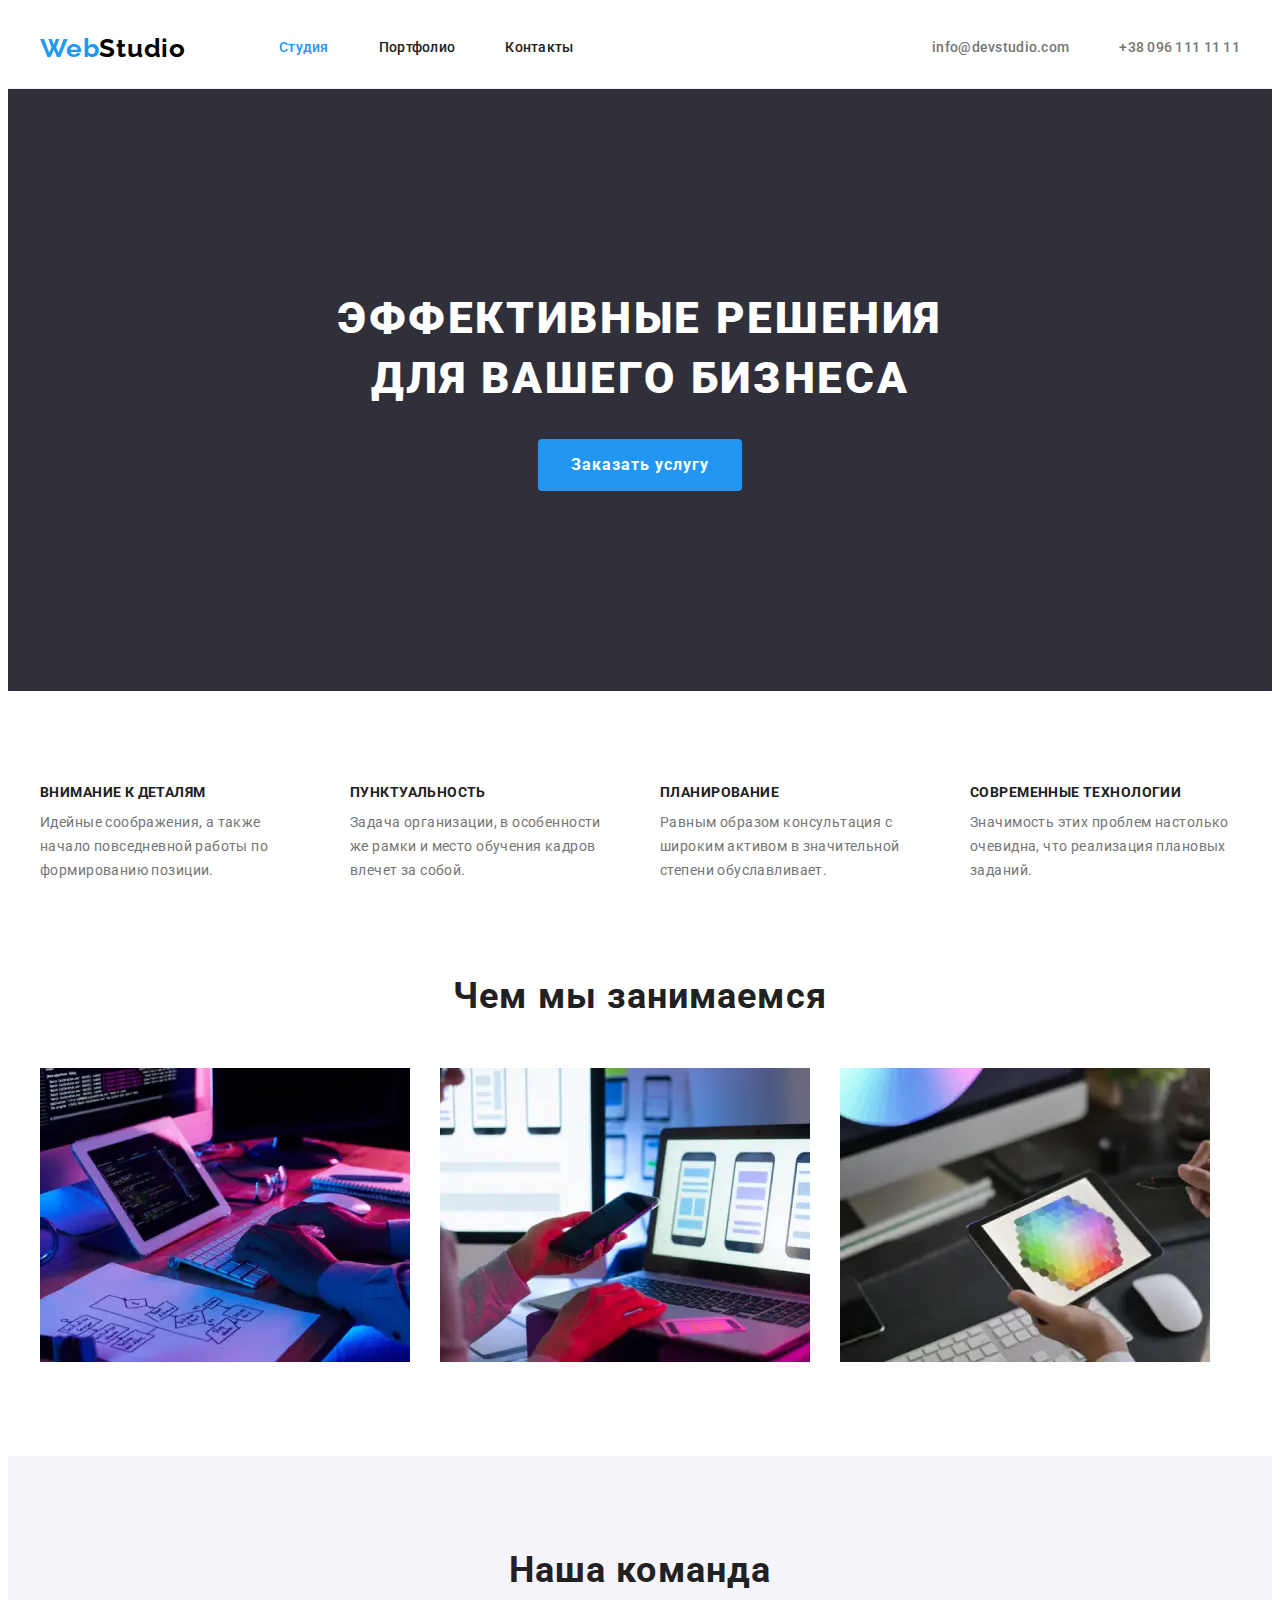
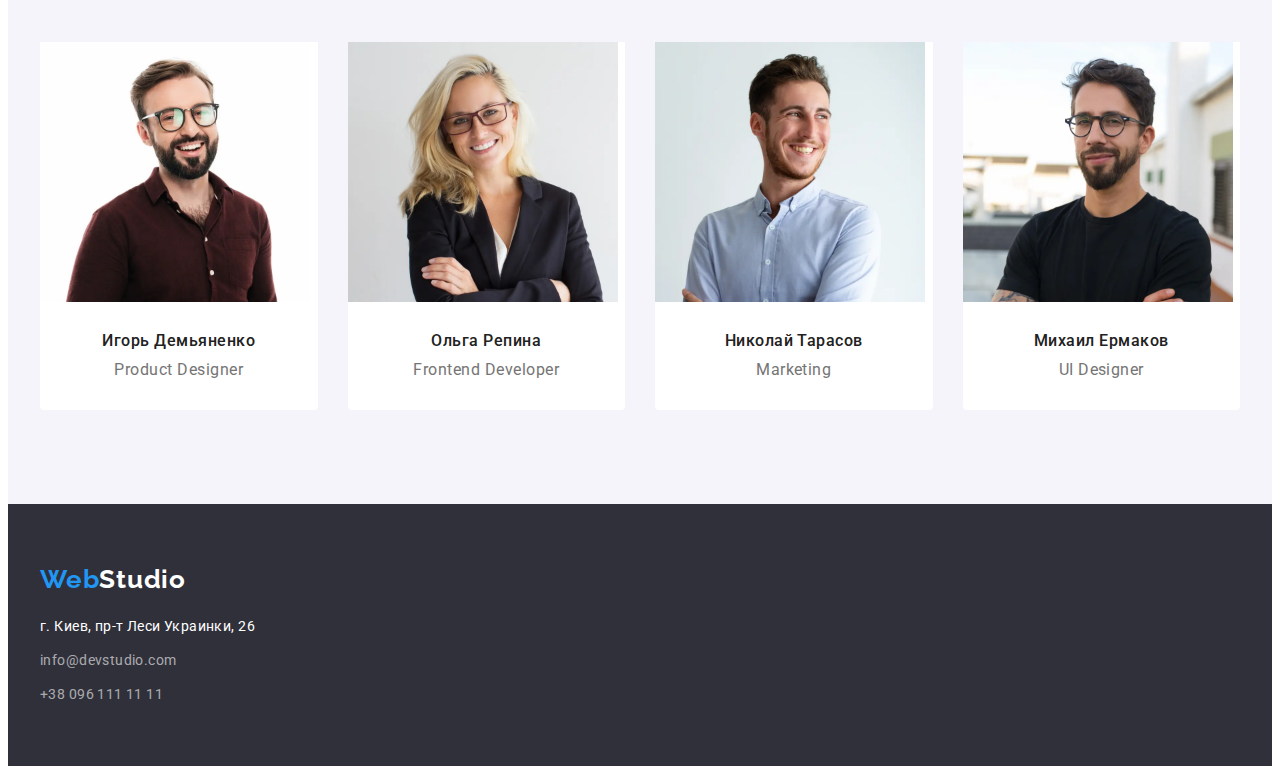
<file: index.html>
<!DOCTYPE html>
<html lang="ru">
  <head>
    <meta charset="UTF-8" />
    <meta http-equiv="X-UA-Compatible" content="IE=edge" />
    <meta name="viewport" content="width=device-width, initial-scale=1.0" />
    <title>Studio</title>
    <link rel="preconnect" href="https://fonts.googleapis.com" />
    <link rel="preconnect" href="https://fonts.gstatic.com" crossorigin />
    <link
      href="https://fonts.googleapis.com/css2?family=Raleway:wght@700&family=Roboto:wght@400;500;700;900&display=swap"
      rel="stylesheet"
    />
    <link
      rel="stylesheet"
      href="https://cdnjs.cloudflare.com/ajax/libs/modern-normalize/1.1.0/modern-normalize.min.css"
      integrity="sha512-wpPYUAdjBVSE4KJnH1VR1HeZfpl1ub8YT/NKx4PuQ5NmX2tKuGu6U/JRp5y+Y8XG2tV+wKQpNHVUX03MfMFn9Q=="
      crossorigin="anonymous"
      referrerpolicy="no-referrer"
    />
    <link rel="stylesheet" href="./css/styles.css" />
  </head>
  <body>
    <!-- Header-->
    <header class="header">
      <div class="container">
        <!--Main Navigation-->
        <nav class="header-nav">
          <a href="./index.html" lang="en" class="header-logo link">
            <span class="logo-accent">Web</span>Studio
          </a>
          <ul class="header-list list">
            <li class="header-item">
              <a href="" class="header-link link active">Студия</a>
            </li>
            <li class="header-item">
              <a href="./portfolio.html" class="header-link link">Портфолио</a>
            </li>
            <li class="header-item">
              <a href="" class="header-link link"> Контакты</a>
            </li>
          </ul>
        </nav>
        <!-- Header Contacts-->
        <ul class="header-contacts-list list">
          <li class="header-item">
            <a href="mailto:info@devstudio.com" class="header-email link">info@devstudio.com</a>
          </li>
          <li class="header-item">
            <a href="tel:+380961111111" class="header-tel link">+38 096 111 11 11</a>
          </li>
        </ul>
      </div>
    </header>
    <!-- Main Content-->
    <main>
      <!-- Hero-->
      <section class="hero">
        <div class="container">
          <h1 class="hero-title">Эффективные решения для вашего бизнеса</h1>
          <button type="button" class="hero-btn">Заказать услугу</button>
        </div>
      </section>
      <!-- Features-->
      <section class="features">
        <div class="container">
          <h2 class="features-title visually-hidden">Наши особенности</h2>
          <ul class="features-list list">
            <li class="features-item">
              <h3 class="features-subtitle">Внимание к деталям</h3>
              <p class="features-text">
                Идейные соображения, а также начало повседневной работы по формированию позиции.
              </p>
            </li>
            <li class="features-item">
              <h3 class="features-subtitle">Пунктуальность</h3>
              <p class="features-text">
                Задача организации, в особенности же рамки и место обучения кадров влечет за собой.
              </p>
            </li>
            <li class="features-item">
              <h3 class="features-subtitle">Планирование</h3>
              <p class="features-text">
                Равным образом консультация с широким активом в значительной степени обуславливает.
              </p>
            </li>
            <li class="features-item">
              <h3 class="features-subtitle">Современные технологии</h3>
              <p class="features-text">
                Значимость этих проблем настолько очевидна, что реализация плановых заданий.
              </p>
            </li>
          </ul>
        </div>
      </section>
      <!-- PRODUCTS -->
      <section class="products">
        <div class="container">
          <h2 class="products-title">Чем мы занимаемся</h2>
          <ul class="products-list list">
            <li class="products-item">
              <a href="" class="products-link"
                ><img src="./images/box1.webp" alt="Десктопные приложения" width="370"
              /></a>
            </li>
            <li class="products-item">
              <a href="" class="products-link"
                ><img src="./images/box2.webp" alt="Мобильные приложения" width="370"
              /></a>
            </li>
            <li class="products-item">
              <a href="" class="products-link"
                ><img src="./images/box3.webp" alt="Дизайнерские решения" width="370"
              /></a>
            </li>
          </ul>
        </div>
      </section>
      <!--  Our team-->
      <section class="team">
        <div class="container">
          <h2 class="team-title">Наша команда</h2>
          <ul class="team-list list">
            <li class="team-item">
              <img
                src="./images/photo1.webp"
                alt="Игорь Демьяненко - разработчик продукта"
                width="270"
              />
              <div class="team-title-wrap">
                <h3 class="team-subtitle">Игорь Демьяненко</h3>
                <p lang="en" class="team-text">Product Designer</p>
              </div>
            </li>
            <li class="team-item">
              <img
                src="./images/photo2.webp"
                alt="Ольга Репина - фронтенд разработчик"
                width="270"
              />
              <div class="team-title-wrap">
                <h3 class="team-subtitle">Ольга Репина</h3>
                <p lang="en" class="team-text">Frontend Developer</p>
              </div>
            </li>
            <li class="team-item">
              <img
                src="./images/photo3.webp"
                alt="Николай Тарасов - маркетинг менеджер"
                width="270"
              />
              <div class="team-title-wrap">
                <h3 class="team-subtitle">Николай Тарасов</h3>
                <p lang="en" class="team-text">Marketing</p>
              </div>
            </li>
            <li class="team-item">
              <img
                src="./images/photo4.webp"
                alt="Михаил Ермаков - разработчик интерфейса"
                width="270"
              />
              <div class="team-title-wrap">
                <h3 class="team-subtitle">Михаил Ермаков</h3>
                <p lang="en" class="team-text">UI Designer</p>
              </div>
            </li>
          </ul>
        </div>
      </section>
    </main>
    <!--Footer-->
    <footer class="footer">
      <div class="container">
        <a href="./index.html" lang="en" class="footer-logo link">
          <span class="logo-accent">Web</span>Studio
        </a>
        <address class="address">
          <ul class="footer-list list">
            <li class="footer-item">
              <a href="" class="footer-address link"> г. Киев, пр-т Леси Украинки, 26</a>
            </li>
            <li class="footer-item">
              <a href="mailto:info@devstudio.com" class="footer-email link">info@devstudio.com</a>
            </li>
            <li class="footer-item">
              <a href="tel:+380961111111" class="footer-tel link">+38 096 111 11 11</a>
            </li>
          </ul>
        </address>
      </div>
    </footer>
  </body>
</html>
</file>
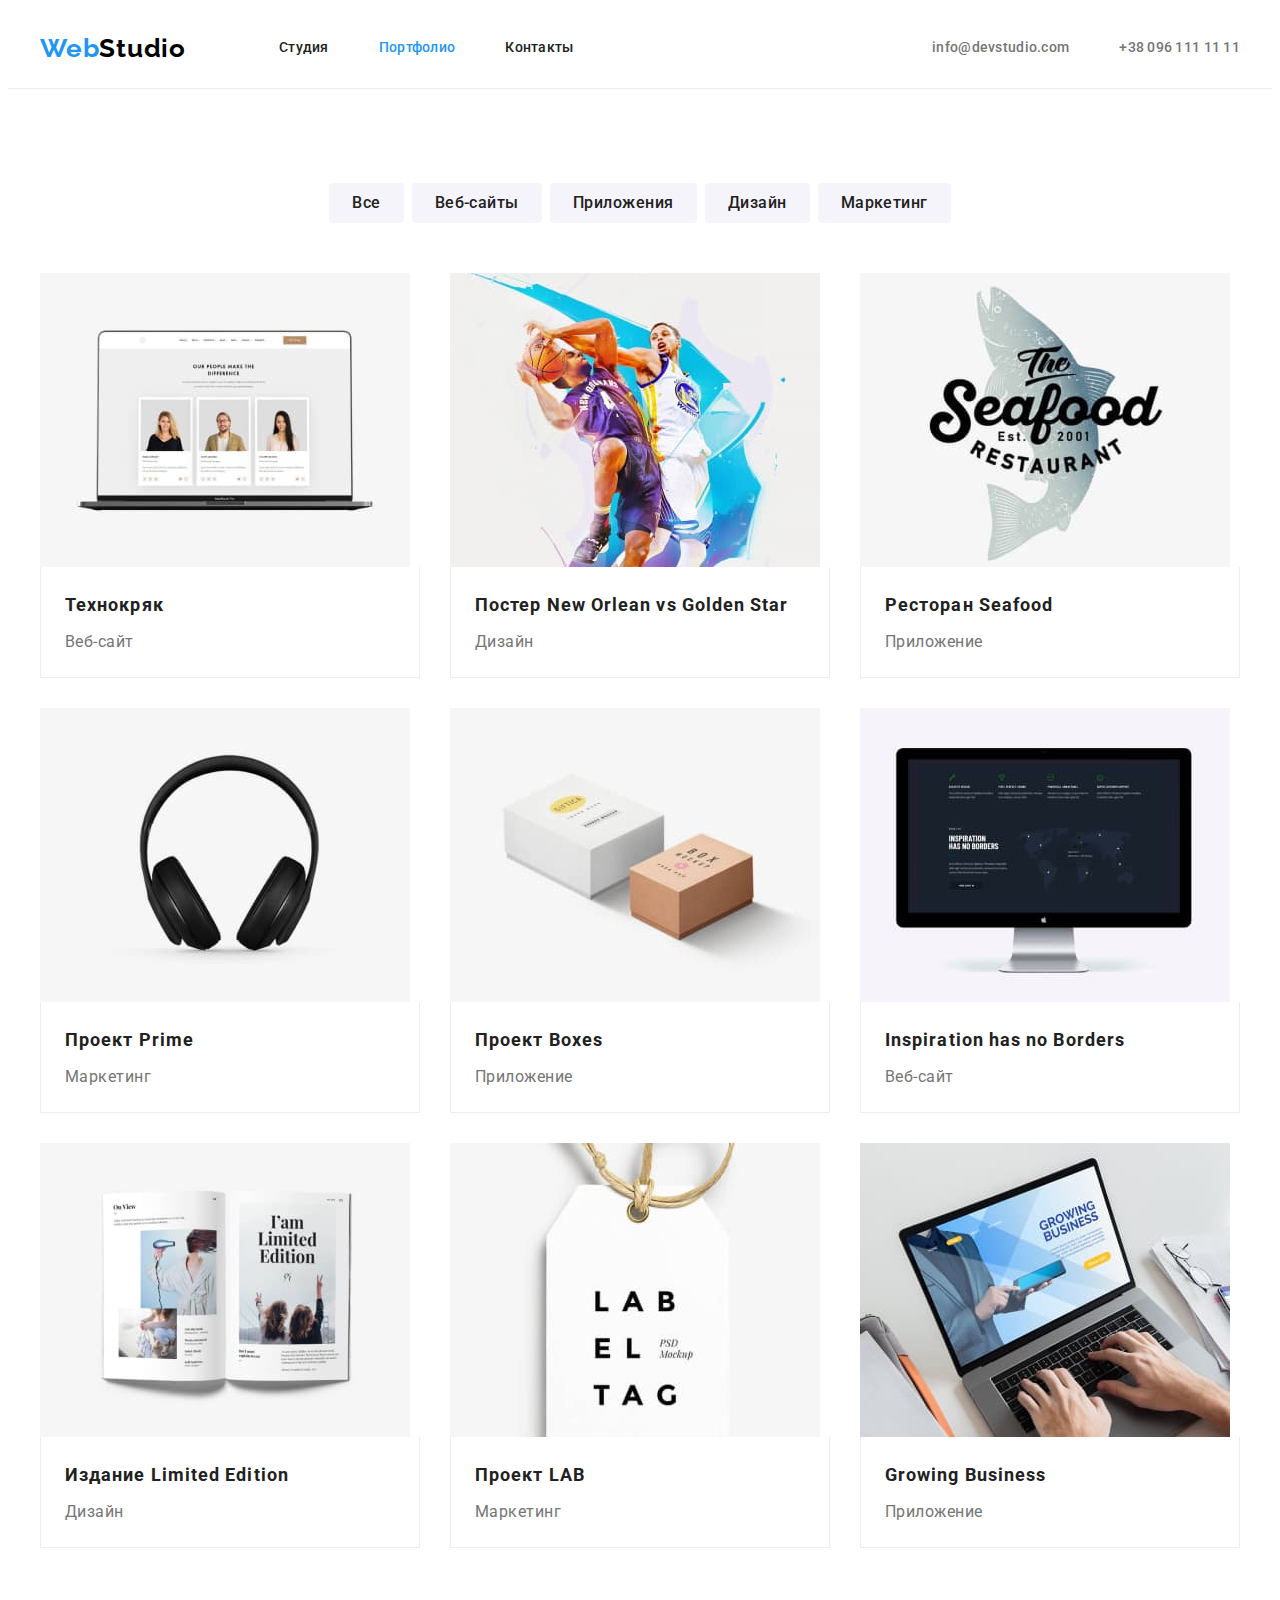
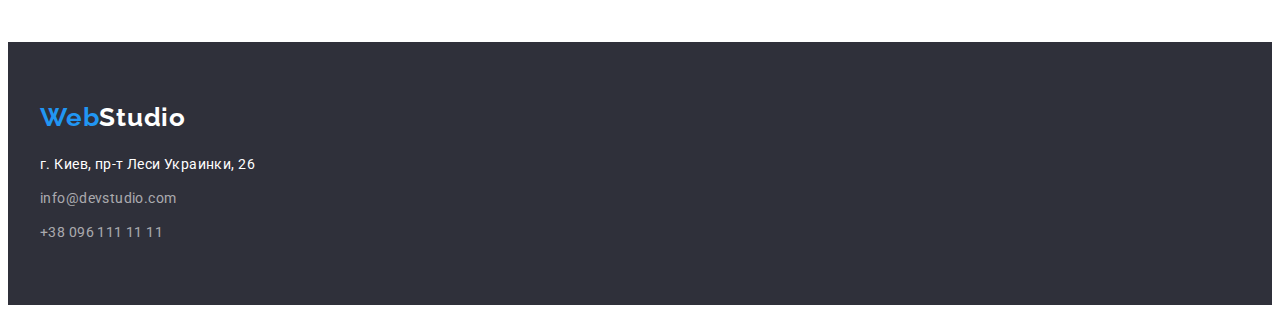
<file: portfolio.html>
<!DOCTYPE html>
<html lang="ru">
  <head>
    <meta charset="UTF-8" />
    <meta http-equiv="X-UA-Compatible" content="IE=edge" />
    <meta name="viewport" content="width=device-width, initial-scale=1.0" />
    <title>Portfolio</title>
    <link rel="preconnect" href="https://fonts.googleapis.com" />
    <link rel="preconnect" href="https://fonts.gstatic.com" crossorigin />
    <link
      href="https://fonts.googleapis.com/css2?family=Raleway:wght@700&family=Roboto:wght@400;500;700;900&display=swap"
      rel="stylesheet"
    />
    <link
      rel="stylesheet"
      href="https://cdnjs.cloudflare.com/ajax/libs/modern-normalize/1.1.0/modern-normalize.min.css"
      integrity="sha512-wpPYUAdjBVSE4KJnH1VR1HeZfpl1ub8YT/NKx4PuQ5NmX2tKuGu6U/JRp5y+Y8XG2tV+wKQpNHVUX03MfMFn9Q=="
      crossorigin="anonymous"
      referrerpolicy="no-referrer"
    />
    <link rel="stylesheet" href="./css/styles.css" />
  </head>
  <body>
    <!-- Header-->
    <header class="header">
      <div class="container">
        <!--Main Navigation-->
        <nav class="header-nav">
          <a href="./index.html" lang="en" class="header-logo link">
            <span class="logo-accent">Web</span>Studio
          </a>
          <ul class="header-list list">
            <li class="header-item">
              <a href="./index.html" class="header-link link">Студия</a>
            </li>
            <li class="header-item">
              <a href="" class="header-link link active">Портфолио</a>
            </li>
            <li class="header-item">
              <a href="" class="header-link link"> Контакты</a>
            </li>
          </ul>
        </nav>
        <!-- Header Contacts-->
        <ul class="header-contacts-list list">
          <li class="header-item">
            <a href="mailto:info@devstudio.com" class="header-email link">info@devstudio.com</a>
          </li>
          <li class="header-item">
            <a href="tel:+380961111111" class="header-tel link">+38 096 111 11 11</a>
          </li>
        </ul>
      </div>
    </header>
    <!-- Main Content-->
    <main>
      <section class="portfolio">
        <div class="container">
          <h2 class="visually-hidden">Портфолио</h2>
          <ul class="portfolio-nav list">
            <li class="portfolio-item">
              <button type="button" class="portfolio-btn">Все</button>
            </li>
            <li class="portfolio-item">
              <button type="button" class="portfolio-btn">Веб-сайты</button>
            </li>
            <li class="portfolio-item">
              <button type="button" class="portfolio-btn">Приложения</button>
            </li>
            <li class="portfolio-item">
              <button type="button" class="portfolio-btn">Дизайн</button>
            </li>
            <li class="portfolio-item">
              <button type="button" class="portfolio-btn">Маркетинг</button>
            </li>
          </ul>
          <ul class="portfolio-list list">
            <li class="portfolio-item">
              <img src="./images/technocrack.jpg" alt="Веб-сайт Технокряк" width="370" />
              <div class="portfolio-title-wrap">
                <h3 class="portfolio-subtitle">Технокряк</h3>
                <p class="portfolio-text">Веб-сайт</p>
              </div>
            </li>
            <li class="portfolio-item">
              <img src="./images/novsgs.jpg" alt="Постер New Orlean vs Golden Star" width="370" />
              <div class="portfolio-title-wrap">
                <h3 class="portfolio-subtitle">
                  Постер <span lang="en">New Orlean vs Golden Star</span>
                </h3>
                <p class="portfolio-text">Дизайн</p>
              </div>
            </li>
            <li class="portfolio-item">
              <img src="./images/seafood.jpg" alt="Ресторан Seafood" width="370" />
              <div class="portfolio-title-wrap">
                <h3 class="portfolio-subtitle">Ресторан <span lang="en">Seafood</span></h3>
                <p class="portfolio-text">Приложение</p>
              </div>
            </li>
            <li class="portfolio-item">
              <img src="./images/prime.jpg" alt="Проект Prime" width="370" />
              <div class="portfolio-title-wrap">
                <h3 class="portfolio-subtitle">Проект <span lang="en">Prime</span></h3>
                <p class="portfolio-text">Маркетинг</p>
              </div>
            </li>
            <li class="portfolio-item">
              <img src="./images/boxes.jpg" alt="Проект Boxes" width="370" />
              <div class="portfolio-title-wrap">
                <h3 class="portfolio-subtitle">Проект <span lang="en">Boxes</span></h3>
                <p class="portfolio-text">Приложение</p>
              </div>
            </li>
            <li class="portfolio-item">
              <img src="./images/inspiration.jpg" alt="Inspiration has no Borders" width="370" />
              <div class="portfolio-title-wrap">
                <h3 class="portfolio-subtitle" lang="en">Inspiration has no Borders</h3>
                <p class="portfolio-text">Веб-сайт</p>
              </div>
            </li>
            <li class="portfolio-item">
              <img src="./images/limited-edition.jpg" alt="Издание Limited Edition" width="370" />
              <div class="portfolio-title-wrap">
                <h3 class="portfolio-subtitle">Издание <span lang="en">Limited Edition</span></h3>
                <p class="portfolio-text">Дизайн</p>
              </div>
            </li>
            <li class="portfolio-item">
              <img src="./images/lab.jpg" alt="Проект LAB" width="370" />
              <div class="portfolio-title-wrap">
                <h3 class="portfolio-subtitle">Проект <span lang="en">LAB</span></h3>
                <p class="portfolio-text">Маркетинг</p>
              </div>
            </li>
            <li class="portfolio-item">
              <img src="./images/growing-business.jpg" alt="Growing Business" width="370" />
              <div class="portfolio-title-wrap">
                <h3 class="portfolio-subtitle" lang="en">Growing Business</h3>
                <p class="portfolio-text">Приложение</p>
              </div>
            </li>
          </ul>
        </div>
      </section>
    </main>
    <!--Footer-->
    <footer class="footer">
      <div class="container">
        <a href="./index.html" lang="en" class="footer-logo link">
          <span class="logo-accent">Web</span>Studio
        </a>
        <address class="address">
          <ul class="footer-list list">
            <li class="footer-item">
              <a href="" class="footer-address link"> г. Киев, пр-т Леси Украинки, 26</a>
            </li>
            <li class="footer-item">
              <a href="mailto:info@devstudio.com" class="footer-email link">info@devstudio.com</a>
            </li>
            <li class="footer-item">
              <a href="tel:+380961111111" class="footer-tel link">+38 096 111 11 11</a>
            </li>
          </ul>
        </address>
      </div>
    </footer>
  </body>
</html>
</file>
<file: css/styles.css>
:root {
    --logo-dark-color:#000000;
    --logo-light-color: #FFFFFF;;
    --header-nav-color:#212121;
    --header-contacts-color:#757575;
    --main-title-color: #ffffff;
    --second-title-color: #212121;
    --main-text-color: #757575;
    --accent-color: #2196F3;
    --main-btn-color: #2196F3;
    --second-btn-color: #F5F4FA;
    --main-bg-color: #2F303A;
    --team-card-bg: #FFFFFF;
    --footer-contacts-color: rgba(255, 255, 255, 0.6);
    --main-font: "Roboto", sans-serif;
}


/* ---------- reset styles -------------*/
p, h1, h2, h3, h4, h5, h6 {
    margin: 0;
}

ul {
    margin: 0;
    padding-left: 0;
}

button {
    cursor: pointer;
}

a {
    color: inherit;
}

img {
    display: block;
}

body {
    font-family: var(--main-font);
    color: var(--main-text-color);
}

.list {
    list-style: none;
}

.link {
    text-decoration: none;
}

a.active {
    color: var(--accent-color);
}

.visually-hidden {
    position: absolute;
    white-space: nowrap;
    width: 1px;
    height: 1px;
    overflow: hidden;
    border: 0;
    padding: 0;
    clip: rect(0, 0, 0, 0);
    clip-path: inset(50%);
    margin: -1px;
}

.container {
    width: 1200px;
    margin: 0 auto;
    padding-left: 15px;
    padding-right: 15px;

}


/*--------- HEADER STYLES --------- */
.header {
    border-bottom: 1px solid #ECECEC;
    
}
.header .container {
    display: flex;
    align-items: center;
}

.header-nav {
    display: flex;
    align-items: center;
}


.header-logo {
    font-family: 'Raleway';
    font-weight: 700;
    font-size: 26px;
    line-height: 1.19;
    letter-spacing: 0.03em;
    color: var(--logo-dark-color);
    margin-right: 93px;
    padding: 24px 0;
}

.logo-accent   {
    color:var(--accent-color);
}

.header-link,
.header-tel,
.header-email {
    font-weight: 500;
    font-size: 14px;
    line-height: 1.14;
    letter-spacing: 0.02em;
    color: var(--header-nav-color);
    display: inline-block;
    padding: 32px 0;
        
}

.header-tel,
.header-email {
    color: var(--header-contacts-color);
}



.header-link:hover,
.header-link:focus,
.header-tel:hover,
.header-tel:focus,
.header-email:hover,
.header-email:focus {
    color: var(--accent-color);
}

.header-list, .header-contacts-list {
    display: flex;
    align-items: center;
}

.header-item:not(:last-child) {
    margin-right: 50px;
}


.header-contacts-list {
    margin-left: auto;
}


/*--------- HERO STYLES --------- */
.hero {
    background-color: var(--main-bg-color);
    
}
    
.hero {
text-align: center;
padding: 200px 0;

}

.hero-title {
    font-weight: 900;
    font-size: 44px;
    line-height: 1.36;
    letter-spacing: 0.06em;
    text-transform: uppercase;
    color:var(--main-title-color);
    max-width: 696px;
    display: block;
    margin: 0 auto;
    margin-bottom: 30px;
    
}

.hero-btn {
    font-family: inherit;
    font-weight: 700;
    font-size: 16px;
    line-height: 1.88;
    letter-spacing: 0.06em;
    color: #FFFFFF;
    background: var(--main-btn-color);
    display: block;
    min-width: 200px;
    min-height: 50px;
    padding: 10px 32px;
    border: 1px solid transparent;
    border-radius: 4px;
    margin: 0 auto;

}

.hero-btn:hover,
.hero-btn:focus {
    color: #FFFFFF;
    background: #188CE8;;  
}
 
/*--------- Features STYLES --------- */
.features {
    padding-top: 94px;
    padding-bottom: 94px;
}

.features-list {
    display: flex;
    justify-content: space-between;
}

.features-item {
    width: 270px;
}

.features-item + .features-item {
    margin-left: 30px;
}

.features-subtitle {
    font-weight: 700;
    font-size: 14px;
    line-height: 1.14;
    letter-spacing: 0.03em;
    text-transform: uppercase;
    color: var(--second-title-color);
    margin-bottom: 10px;
}

.features-text {
    font-size: 14px;
    line-height: 1.71;
    letter-spacing: 0.03em;
}

/*--------- Products STYLES --------- */

.products {
    padding-bottom: 94px;
}

.products-list {
    display: flex;
}

.products-item +.products-item {
    margin-left: 30px;
}

.products-title {
    font-weight: 700;
    font-size: 36px;
    line-height: 1.16;
    text-align: center;
    letter-spacing: 0.03em;
    color: var(--second-title-color);
    margin-bottom: 50px;
}

/*--------- TEAM STYLES --------- */

.team {
    background-color: #F5F4FA;
    padding-top: 94px;
    padding-bottom: 94px;
}

.team-list {
    display: flex;
    margin: -15px;
}

.team-item {
    flex-basis: calc(100% / 3 - 30px);
    margin: 15px;
    
    background-color: var(--team-card-bg);
    border-radius: 0px 0px 4px 4px;
   
}

.team-title-wrap {
    padding: 30px 0;
}



.team-title {
    font-weight: 700;
    font-size: 36px;
    line-height: 1.16;
    text-align: center;
    letter-spacing: 0.03em;
    color: var(--second-title-color);
    margin-bottom: 50px;
}


.team-subtitle {
    font-weight: 500;
    font-size: 16px;
    line-height: 1.18;
    text-align: center;
    letter-spacing: 0.03em;
    color: var(--second-title-color);
    margin-bottom: 10px;
}

.team-text {
    font-size: 16px;
    line-height: 1.18;
    text-align: center;
    letter-spacing: 0.03em;
}

/*--------- Footer STYLES --------- */
.footer {
    background-color: var(--main-bg-color);
    padding-top: 60px;
    padding-bottom: 60px;
}

.footer-logo {
    font-family: 'Raleway';
    font-weight: 700;
    font-size: 26px;
    line-height: 1.19;
    letter-spacing: 0.03em;
    color: var(--logo-light-color);
    margin-bottom: 20px;
    display: inline-block;
}

.footer-logo span {
    color: var(--accent-color);
}

.address {
    font-style: normal;
    font-size: 14px;
    line-height: 1.71;
    letter-spacing: 0.03em;
    
}

.footer-address {
    color: #FFFFFF;
}

.footer-item:not(:last-child) {
    margin-bottom: 10px;
}

.footer-email,
.footer-tel {
    color: var(--footer-contacts-color);
}

.footer-address:hover,
.footer-address:focus,
.footer-link:hover,
.footer-link:focus,
.footer-tel:hover,
.footer-tel:focus,
.footer-email:hover,
.footer-email:focus {
    color: var(--accent-color);
}


/*----------------PORTFOLIO STYLES--------------*/
/*------- Portfolio navigation ----------------*/
.portfolio  {
    padding: 94px 0;
}

.portfolio-nav {
    display: flex;
    justify-content: center;
    margin-bottom: 50px;
}

.portfolio-nav .portfolio-item {
    margin-left: 8px;   
}

.portfolio-nav .portfolio-item:first-child {
    margin-left: 0;
}

.portfolio-btn{
    font-family: inherit;
    font-weight: 500;
    font-size: 16px;
    line-height: 1.62;
    text-align: center;
    letter-spacing: 0.03em;
    color: #212121;
    background-color: var(--second-btn-color);
    cursor: pointer;
    padding: 6px 22px;
    border: 1px solid transparent;
    border-radius: 4px;
}

.portfolio-btn:hover,
.portfolio-btn:focus {
    color: #ffffff;
    background-color: var(--main-btn-color);
}

/*------- Portfolio gallery ----------------*/
.portfolio-list {
    display: flex;
    flex-wrap: wrap;
    margin: -15px;
   
}

.portfolio-list .portfolio-item {
    flex-basis: calc(100% / 3 - 30px);
    margin: 15px;
    
    
}

.portfolio-title-wrap {
    padding: 20px 24px;
    border-bottom: 1px solid #EEEEEE;
    border-left: 1px solid #EEEEEE;
    border-right: 1px solid #EEEEEE;
    
}

.portfolio-subtitle {
    font-weight: 700;
    font-size: 18px;
    line-height: 2;
    letter-spacing: 0.06em;
    color: var(--second-title-color);
    margin-bottom: 4px;
}

.portfolio-text {
    font-size: 16px;
    line-height: 1.88;
    letter-spacing: 0.03em;
}
</file>
